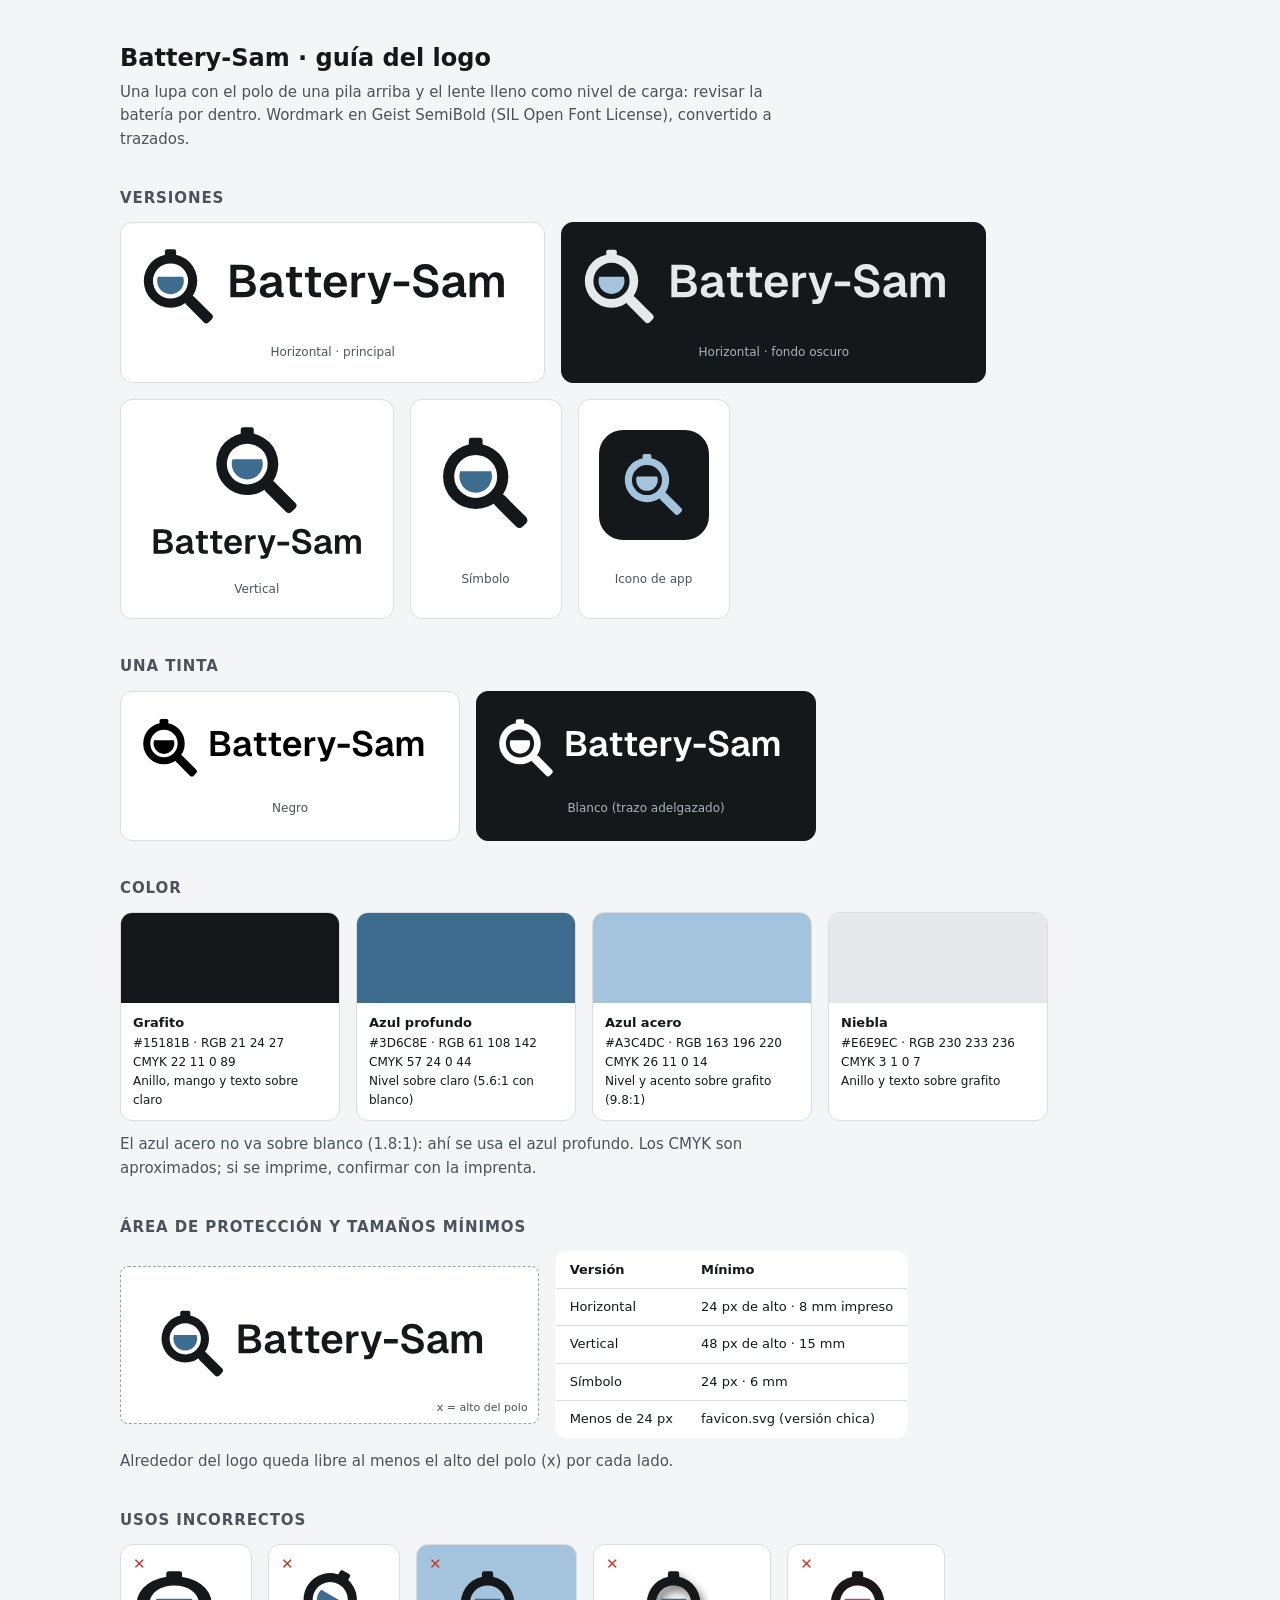
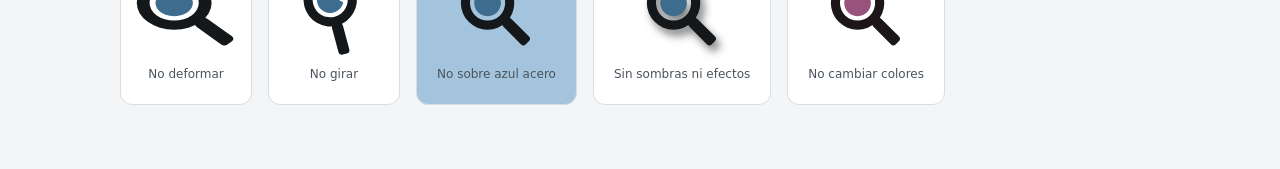
<file: logo/kit/guia.html>
<!doctype html>
<html lang="es">
<head>
<meta charset="utf-8">
<meta name="viewport" content="width=device-width, initial-scale=1">
<title>Battery-Sam · guía del logo</title>
<style>
  :root { --bg:#F4F5F6; --text:#15181B; --soft:#4A535B; --line:#DADDE0; }
  * { box-sizing:border-box; }
  body { margin:0; background:var(--bg); color:var(--text); font:15px/1.55 system-ui, sans-serif; padding:40px 16px 64px; }
  main { max-width:1040px; margin:0 auto; }
  h1 { font-size:24px; margin:0 0 4px; }
  h2 { font-size:15px; margin:36px 0 12px; text-transform:uppercase; letter-spacing:.06em; color:var(--soft); }
  p { margin:0 0 10px; color:var(--soft); max-width:70ch; }
  .row { display:flex; flex-wrap:wrap; gap:16px; }
  .card { background:#fff; border:1px solid var(--line); border-radius:12px; padding:20px; display:grid; place-items:center; min-height:150px; }
  .card.dark { background:#15181B; border-color:#15181B; }
  .card small { display:block; margin-top:10px; color:var(--soft); font-size:12px; }
  .card.dark small { color:#AAB2B9; }
  img { display:block; }
  .swatch { width:220px; border-radius:12px; overflow:hidden; border:1px solid var(--line); background:#fff; }
  .swatch div:first-child { height:90px; }
  .swatch div:last-child { padding:10px 12px; font-size:12px; line-height:1.6; }
  .swatch b { font-size:13px; }
  .clear { position:relative; padding:38px; border:1px dashed #9AA3AB; background:#fff; border-radius:8px; }
  .clear::after { content:"x = alto del polo"; position:absolute; bottom:6px; right:10px; font-size:11px; color:var(--soft); }
  table { border-collapse:collapse; background:#fff; border:1px solid var(--line); border-radius:12px; overflow:hidden; }
  td, th { padding:8px 14px; border-bottom:1px solid var(--line); text-align:left; font-size:13px; }
  .bad { position:relative; }
  .bad::before { content:"✕"; position:absolute; top:8px; left:12px; color:#C0392B; font-weight:700; }
</style>
</head>
<body>
<main>
  <h1>Battery-Sam · guía del logo</h1>
  <p>Una lupa con el polo de una pila arriba y el lente lleno como nivel de carga: revisar la batería por dentro. Wordmark en Geist SemiBold (SIL Open Font License), convertido a trazados.</p>

  <h2>Versiones</h2>
  <div class="row">
    <div class="card"><img src="horizontal.svg" height="90" alt="Logo horizontal"><small>Horizontal · principal</small></div>
    <div class="card dark"><img src="horizontal-oscuro.svg" height="90" alt="Logo horizontal sobre oscuro"><small>Horizontal · fondo oscuro</small></div>
    <div class="card"><img src="vertical.svg" height="150" alt="Logo vertical"><small>Vertical</small></div>
    <div class="card"><img src="simbolo.svg" height="110" alt="Símbolo"><small>Símbolo</small></div>
    <div class="card"><img src="icono-app.svg" height="110" alt="Icono de app"><small>Icono de app</small></div>
  </div>

  <h2>Una tinta</h2>
  <div class="row">
    <div class="card"><img src="horizontal-negro.svg" height="70" alt=""><small>Negro</small></div>
    <div class="card dark"><img src="horizontal-blanco.svg" height="70" alt=""><small>Blanco (trazo adelgazado)</small></div>
  </div>

  <h2>Color</h2>
  <div class="row">
    <div class="swatch"><div style="background:#15181B"></div><div><b>Grafito</b><br>#15181B · RGB 21 24 27<br>CMYK 22 11 0 89<br>Anillo, mango y texto sobre claro</div></div>
    <div class="swatch"><div style="background:#3D6C8E"></div><div><b>Azul profundo</b><br>#3D6C8E · RGB 61 108 142<br>CMYK 57 24 0 44<br>Nivel sobre claro (5.6:1 con blanco)</div></div>
    <div class="swatch"><div style="background:#A3C4DC"></div><div><b>Azul acero</b><br>#A3C4DC · RGB 163 196 220<br>CMYK 26 11 0 14<br>Nivel y acento sobre grafito (9.8:1)</div></div>
    <div class="swatch"><div style="background:#E6E9EC"></div><div><b>Niebla</b><br>#E6E9EC · RGB 230 233 236<br>CMYK 3 1 0 7<br>Anillo y texto sobre grafito</div></div>
  </div>
  <p style="margin-top:12px">El azul acero no va sobre blanco (1.8:1): ahí se usa el azul profundo. Los CMYK son aproximados; si se imprime, confirmar con la imprenta.</p>

  <h2>Área de protección y tamaños mínimos</h2>
  <div class="row" style="align-items:center">
    <div class="clear"><img src="horizontal.svg" height="80" alt=""></div>
    <table>
      <tr><th>Versión</th><th>Mínimo</th></tr>
      <tr><td>Horizontal</td><td>24 px de alto · 8 mm impreso</td></tr>
      <tr><td>Vertical</td><td>48 px de alto · 15 mm</td></tr>
      <tr><td>Símbolo</td><td>24 px · 6 mm</td></tr>
      <tr><td>Menos de 24 px</td><td>favicon.svg (versión chica)</td></tr>
    </table>
  </div>
  <p style="margin-top:12px">Alrededor del logo queda libre al menos el alto del polo (x) por cada lado.</p>

  <h2>Usos incorrectos</h2>
  <div class="row">
    <div class="card bad"><img src="simbolo.svg" height="90" style="transform:scaleX(1.4)" alt=""><small>No deformar</small></div>
    <div class="card bad"><img src="simbolo.svg" height="90" style="transform:rotate(30deg)" alt=""><small>No girar</small></div>
    <div class="card bad" style="background:#A3C4DC"><img src="simbolo.svg" height="90" alt=""><small>No sobre azul acero</small></div>
    <div class="card bad"><img src="simbolo.svg" height="90" style="filter:drop-shadow(4px 6px 4px rgba(0,0,0,.5))" alt=""><small>Sin sombras ni efectos</small></div>
    <div class="card bad"><img src="simbolo.svg" height="90" style="filter:hue-rotate(110deg)" alt=""><small>No cambiar colores</small></div>
  </div>
</main>
</body>
</html>
</file>
